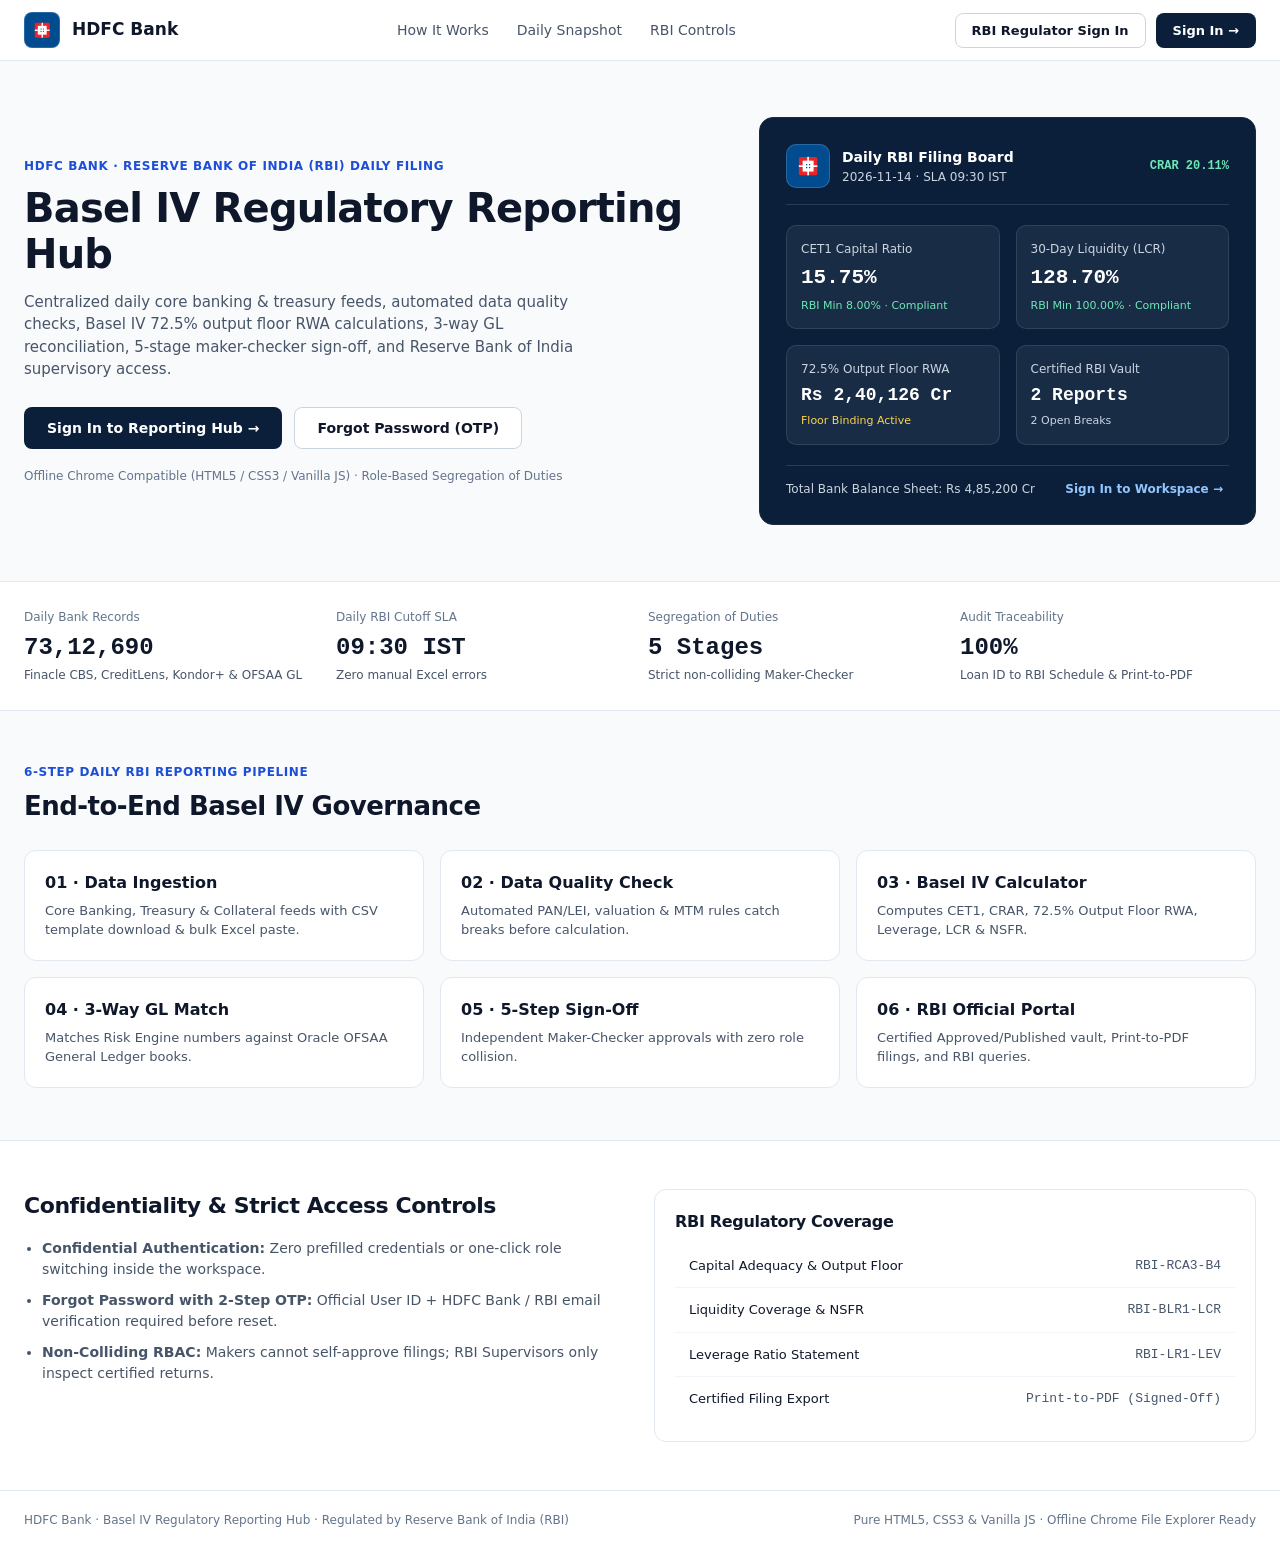
<file: public/hdfc-basel4/index.html>
<!doctype html>
<html lang="en">
<head>
  <meta charset="UTF-8" />
  <meta name="viewport" content="width=device-width, initial-scale=1.0" />
  <title>HDFC Bank · Basel IV &amp; RBI Regulatory Reporting Hub</title>
  <link rel="stylesheet" href="./styles.css" />
</head>
<body>

  <!-- ======================= LANDING VIEW ======================= -->
  <div id="screen-landing">
    <header class="topbar">
      <div class="topbar-inner">
        <a href="#top" class="brand">
          <span class="hdfc-logo"></span>
          <span>HDFC Bank</span>
        </a>
        <nav class="topnav">
          <a href="#how-it-works">How It Works</a>
          <a href="#live-snapshot">Daily Snapshot</a>
          <a href="#governance">RBI Controls</a>
        </nav>
        <div style="display:flex; gap:10px; align-items:center;">
          <button type="button" class="btn btn-outline" onclick="openAuth('login', 'rbi-supervisor')">RBI Regulator Sign In</button>
          <button type="button" class="btn btn-primary" onclick="openAuth('login')">Sign In &rarr;</button>
        </div>
      </div>
    </header>

    <section class="hero" id="top">
      <div class="container split-12">
        <div class="span-7" style="display:flex; flex-direction:column; justify-content:center;">
          <div class="eyebrow">HDFC Bank &middot; Reserve Bank of India (RBI) Daily Filing</div>
          <h1>Basel IV Regulatory Reporting Hub</h1>
          <p class="hero-sub">
            Centralized daily core banking &amp; treasury feeds, automated data quality checks, Basel IV 72.5% output floor RWA calculations, 3-way GL reconciliation, 5-stage maker-checker sign-off, and Reserve Bank of India supervisory access.
          </p>
          <div style="display:flex; gap:12px; flex-wrap:wrap; margin-top:26px;">
            <button type="button" class="btn btn-primary btn-lg" onclick="openAuth('login')">Sign In to Reporting Hub &rarr;</button>
            <button type="button" class="btn btn-outline btn-lg" onclick="openAuth('forgot')">Forgot Password (OTP)</button>
          </div>
          <div style="margin-top:18px; font-size:12px; color:var(--subtle);">
            Offline Chrome Compatible (HTML5 / CSS3 / Vanilla JS) &middot; Role-Based Segregation of Duties
          </div>
        </div>

        <div class="span-5 card-dark" id="live-snapshot" style="display:flex; flex-direction:column; justify-content:space-between;">
          <div>
            <div style="display:flex; align-items:center; justify-content:space-between; padding-bottom:16px; border-bottom:1px solid rgba(255,255,255,0.12);">
              <div style="display:flex; align-items:center; gap:12px;">
                <span class="hdfc-logo lg"></span>
                <div>
                  <div style="font-weight:700; font-size:14px;">Daily RBI Filing Board</div>
                  <div style="font-size:12px; color:#cbd5e1;" id="landDateSla">14 Nov 2026 &middot; SLA 09:30 IST</div>
                </div>
              </div>
              <span class="mono" style="color:#6ee7b7; font-size:12px; font-weight:700;" id="landCrar">CRAR 17.44%</span>
            </div>

            <div class="grid grid-2" style="margin-top:20px;">
              <div style="background:rgba(255,255,255,0.06); border:1px solid rgba(255,255,255,0.1); border-radius:10px; padding:14px;">
                <div style="font-size:12px; color:#cbd5e1;">CET1 Capital Ratio</div>
                <div class="mono" style="font-size:21px; font-weight:700; margin-top:4px;" id="landCet1">13.65%</div>
                <div style="font-size:11px; color:#6ee7b7; margin-top:4px;">RBI Min 8.00% &middot; Compliant</div>
              </div>
              <div style="background:rgba(255,255,255,0.06); border:1px solid rgba(255,255,255,0.1); border-radius:10px; padding:14px;">
                <div style="font-size:12px; color:#cbd5e1;">30-Day Liquidity (LCR)</div>
                <div class="mono" style="font-size:21px; font-weight:700; margin-top:4px;" id="landLcr">128.69%</div>
                <div style="font-size:11px; color:#6ee7b7; margin-top:4px;">RBI Min 100.00% &middot; Compliant</div>
              </div>
              <div style="background:rgba(255,255,255,0.06); border:1px solid rgba(255,255,255,0.1); border-radius:10px; padding:14px;">
                <div style="font-size:12px; color:#cbd5e1;">72.5% Output Floor RWA</div>
                <div class="mono" style="font-size:18px; font-weight:700; margin-top:4px;" id="landRwa">Rs 2,76,983 Cr</div>
                <div style="font-size:11px; color:#fcd34d; margin-top:4px;">Floor Binding Active</div>
              </div>
              <div style="background:rgba(255,255,255,0.06); border:1px solid rgba(255,255,255,0.1); border-radius:10px; padding:14px;">
                <div style="font-size:12px; color:#cbd5e1;">Certified RBI Vault</div>
                <div class="mono" style="font-size:18px; font-weight:700; margin-top:4px;" id="landVault">2 Reports</div>
                <div style="font-size:11px; color:#cbd5e1; margin-top:4px;" id="landBreaks">2 Open Breaks</div>
              </div>
            </div>
          </div>

          <div style="margin-top:20px; padding-top:14px; border-top:1px solid rgba(255,255,255,0.12); display:flex; justify-content:space-between; align-items:center; font-size:12px; color:#cbd5e1;">
            <span id="landTotalExp">Total Bank Balance Sheet: Rs 4,85,200 Cr</span>
            <button type="button" style="background:none; border:none; color:#93c5fd; font-weight:600; cursor:pointer; font-size:12px;" onclick="openAuth('login')">Sign In to Workspace &rarr;</button>
          </div>
        </div>
      </div>
    </section>

    <section class="proof-strip">
      <div class="container grid grid-4">
        <div><div class="text-xs subtle">Daily Bank Records</div><div class="mono" style="font-size:24px; font-weight:700; margin-top:4px;">73,12,690</div><div class="text-xs muted">Finacle CBS, CreditLens, Kondor+ &amp; OFSAA GL</div></div>
        <div><div class="text-xs subtle">Daily RBI Cutoff SLA</div><div class="mono" style="font-size:24px; font-weight:700; margin-top:4px;">09:30 IST</div><div class="text-xs muted">Zero manual Excel errors</div></div>
        <div><div class="text-xs subtle">Segregation of Duties</div><div class="mono" style="font-size:24px; font-weight:700; margin-top:4px;">5 Stages</div><div class="text-xs muted">Strict non-colliding Maker-Checker</div></div>
        <div><div class="text-xs subtle">Audit Traceability</div><div class="mono" style="font-size:24px; font-weight:700; margin-top:4px;">100%</div><div class="text-xs muted">Loan ID to RBI Schedule &amp; Print-to-PDF</div></div>
      </div>
    </section>

    <section class="container" id="how-it-works" style="padding:52px 24px;">
      <div class="eyebrow">6-Step Daily RBI Reporting Pipeline</div>
      <h2 style="font-size:26px; margin-top:6px;">End-to-End Basel IV Governance</h2>
      <div class="grid grid-3" style="margin-top:24px;">
        <div class="card"><strong>01 · Data Ingestion</strong><p class="text-sm muted" style="margin-top:6px;">Core Banking, Treasury &amp; Collateral feeds with CSV template download &amp; bulk Excel paste.</p></div>
        <div class="card"><strong>02 · Data Quality Check</strong><p class="text-sm muted" style="margin-top:6px;">Automated PAN/LEI, valuation &amp; MTM rules catch breaks before calculation.</p></div>
        <div class="card"><strong>03 · Basel IV Calculator</strong><p class="text-sm muted" style="margin-top:6px;">Computes CET1, CRAR, 72.5% Output Floor RWA, Leverage, LCR &amp; NSFR.</p></div>
        <div class="card"><strong>04 · 3-Way GL Match</strong><p class="text-sm muted" style="margin-top:6px;">Matches Risk Engine numbers against Oracle OFSAA General Ledger books.</p></div>
        <div class="card"><strong>05 · 5-Step Sign-Off</strong><p class="text-sm muted" style="margin-top:6px;">Independent Maker-Checker approvals with zero role collision.</p></div>
        <div class="card"><strong>06 · RBI Official Portal</strong><p class="text-sm muted" style="margin-top:6px;">Certified Approved/Published vault, Print-to-PDF filings, and RBI queries.</p></div>
      </div>
    </section>

    <section id="governance" style="background:#fff; border-top:1px solid var(--border); border-bottom:1px solid var(--border); padding:48px 0;">
      <div class="container grid grid-2" style="gap:28px;">
        <div>
          <h2 style="font-size:22px;">Confidentiality &amp; Strict Access Controls</h2>
          <ul style="margin:16px 0 0; padding-left:18px; color:var(--muted); font-size:14px; display:grid; gap:10px;">
            <li><strong>Confidential Authentication:</strong> Zero prefilled credentials or one-click role switching inside the workspace.</li>
            <li><strong>Forgot Password with 2-Step OTP:</strong> Official User ID + HDFC Bank / RBI email verification required before reset.</li>
            <li><strong>Non-Colliding RBAC:</strong> Makers cannot self-approve filings; RBI Supervisors only inspect certified returns.</li>
          </ul>
        </div>
        <div class="card">
          <h3 style="font-size:16px; margin-bottom:10px;">RBI Regulatory Coverage</h3>
          <table>
            <tbody>
              <tr><td>Capital Adequacy &amp; Output Floor</td><td class="right mono muted">RBI-RCA3-B4</td></tr>
              <tr><td>Liquidity Coverage &amp; NSFR</td><td class="right mono muted">RBI-BLR1-LCR</td></tr>
              <tr><td>Leverage Ratio Statement</td><td class="right mono muted">RBI-LR1-LEV</td></tr>
              <tr><td>Certified Filing Export</td><td class="right mono muted">Print-to-PDF (Signed-Off)</td></tr>
            </tbody>
          </table>
        </div>
      </div>
    </section>

    <footer style="background:#fff; padding:20px 0;">
      <div class="container" style="display:flex; justify-content:space-between; flex-wrap:wrap; gap:12px; font-size:12px; color:var(--subtle);">
        <span>HDFC Bank &middot; Basel IV Regulatory Reporting Hub &middot; Regulated by Reserve Bank of India (RBI)</span>
        <span>Pure HTML5, CSS3 &amp; Vanilla JS &middot; Offline Chrome File Explorer Ready</span>
      </div>
    </footer>
  </div>

  <!-- ======================= AUTHENTICATION SCREEN ======================= -->
  <div id="screen-auth" class="hidden" style="min-height:100vh; display:flex; flex-direction:column;">
    <header class="topbar">
      <div class="topbar-inner">
        <a href="#top" onclick="backToLanding(); return false;" class="brand">
          <span class="hdfc-logo"></span>
          <span>HDFC Bank</span>
        </a>
        <button type="button" class="btn btn-outline btn-sm" onclick="backToLanding()">&larr; Back to Overview</button>
      </div>
    </header>

    <main class="container" style="flex:1; display:flex; align-items:center; justify-content:center; padding:32px 24px;">
      <div class="card split-12" style="padding:0; overflow:hidden; width:100%; max-width:980px; gap:0;">
        <div class="span-7" style="padding:32px; border-right:1px solid var(--border);">
          <div class="eyebrow" style="margin-bottom:12px;">Confidential Banking Access</div>
          <div class="tabs" style="margin-bottom:22px;">
            <button type="button" class="tab-btn active" id="tabBtnLogin" onclick="switchAuthTab('login')">Sign In</button>
            <button type="button" class="tab-btn" id="tabBtnForgot" onclick="switchAuthTab('forgot')">Forgot Password</button>
            <button type="button" class="tab-btn" id="tabBtnRegister" onclick="switchAuthTab('register')">Register User</button>
            <button type="button" class="tab-btn" id="tabBtnPassword" onclick="switchAuthTab('password')">Change Password</button>
          </div>

          <!-- 1. SIGN IN -->
          <form id="formLogin" onsubmit="submitLogin(event)">
            <h1 style="font-size:22px;">Sign in to HDFC Bank Basel IV Hub</h1>
            <p class="text-xs muted" style="margin-top:6px;">Enter your confidential User ID (or Official Email) and Password. Switching roles requires signing out and logging in with stakeholder credentials.</p>
            <div id="loginMsg" class="alert-box alert-red hidden" style="margin-top:12px;"></div>

            <div style="margin-top:16px;">
              <label class="fl" for="loginUserId">User ID or Official Email</label>
              <input type="text" id="loginUserId" class="mono" placeholder="Enter assigned User ID or Email" autocomplete="username" required />
            </div>
            <div style="margin-top:14px;">
              <div style="display:flex; justify-content:space-between; align-items:center;">
                <label class="fl" for="loginPassword">Password</label>
                <button type="button" style="background:none; border:none; color:var(--blue); font-size:12px; font-weight:600; cursor:pointer; padding-bottom:4px;" onclick="switchAuthTab('forgot')">Forgot Password?</button>
              </div>
              <div style="display:flex; gap:8px;">
                <input type="password" id="loginPassword" placeholder="Enter confidential password" autocomplete="current-password" required />
                <button type="button" class="btn btn-outline btn-sm" onclick="togglePwd('loginPassword', this)">Show</button>
              </div>
            </div>
            <button type="submit" class="btn btn-primary" style="width:100%; margin-top:20px; padding:12px;">Sign In Securely &rarr;</button>
          </form>

          <!-- 2. FORGOT PASSWORD (2-STEP OTP) -->
          <div id="formForgot" class="hidden">
            <h1 style="font-size:22px;">Reset Password via Official OTP</h1>
            <p class="text-xs muted" style="margin-top:6px;">Step 1: Verify your User ID and registered @hdfcbank.com / @rbi.org.in email. Step 2: Enter the 6-digit OTP to set a new password.</p>
            <div id="forgotMsg" class="alert-box hidden" style="margin-top:12px;"></div>

            <form id="forgotStep1" onsubmit="requestResetOtp(event)" style="margin-top:14px;">
              <div>
                <label class="fl" for="fpUserId">User ID</label>
                <input type="text" id="fpUserId" class="mono" placeholder="e.g. HDFC-RPT-1042" required />
              </div>
              <div style="margin-top:12px;">
                <label class="fl" for="fpEmail">Registered Official Email</label>
                <input type="email" id="fpEmail" placeholder="name@hdfcbank.com or name@rbi.org.in" required />
              </div>
              <button type="submit" class="btn btn-blue" style="width:100%; margin-top:14px;">Verify Identity &amp; Generate 6-Digit OTP</button>
            </form>

            <form id="forgotStep2" class="hidden" onsubmit="confirmOtpReset(event)" style="margin-top:14px; padding-top:14px; border-top:1px solid var(--border);">
              <div>
                <label class="fl" for="fpOtp">6-Digit Verification OTP</label>
                <input type="text" id="fpOtp" class="mono" maxlength="6" placeholder="Enter 6-digit OTP" required />
              </div>
              <div class="grid grid-2" style="margin-top:12px;">
                <div>
                  <label class="fl" for="fpNewPwd">New Password (min 8 chars)</label>
                  <input type="password" id="fpNewPwd" required />
                </div>
                <div>
                  <label class="fl" for="fpConfirmPwd">Confirm New Password</label>
                  <input type="password" id="fpConfirmPwd" required />
                </div>
              </div>
              <button type="submit" class="btn btn-primary" style="width:100%; margin-top:14px;">Verify OTP &amp; Reset Password</button>
            </form>
          </div>

          <!-- 3. REGISTER USER -->
          <form id="formRegister" class="hidden" onsubmit="submitRegister(event)">
            <h1 style="font-size:22px;">Register New Stakeholder</h1>
            <p class="text-xs muted" style="margin-top:6px;">Provision an HDFC Bank or RBI supervisory account with strict RBAC role boundaries.</p>
            <div id="regMsg" class="alert-box hidden" style="margin-top:12px;"></div>
            <div class="grid grid-2" style="margin-top:14px;">
              <div><label class="fl">Full Name</label><input type="text" id="regName" placeholder="e.g. Karthik Rao" required /></div>
              <div><label class="fl">Employee / User ID</label><input type="text" id="regUserId" class="mono" placeholder="HDFC-DQA-2099" required /></div>
            </div>
            <div class="grid grid-2" style="margin-top:12px;">
              <div><label class="fl">Official Email</label><input type="email" id="regEmail" placeholder="name@hdfcbank.com" required /></div>
              <div><label class="fl">Assign RBAC Role</label><select id="regRole"></select></div>
            </div>
            <div class="grid grid-2" style="margin-top:12px;">
              <div><label class="fl">Password (min 8 chars)</label><input type="password" id="regPwd" required /></div>
              <div><label class="fl">Confirm Password</label><input type="password" id="regPwd2" required /></div>
            </div>
            <button type="submit" class="btn btn-primary" style="width:100%; margin-top:16px;">Create Account &amp; Assign Role</button>
          </form>

          <!-- 4. CHANGE PASSWORD -->
          <form id="formPassword" class="hidden" onsubmit="submitChangePwd(event)">
            <h1 style="font-size:22px;">Change Account Password</h1>
            <p class="text-xs muted" style="margin-top:6px;">Current password verification is mandatory for all credential updates.</p>
            <div id="pwdMsg" class="alert-box hidden" style="margin-top:12px;"></div>
            <div style="margin-top:14px;"><label class="fl">User ID</label><input type="text" id="cpUserId" class="mono" placeholder="Enter your User ID" required /></div>
            <div style="margin-top:12px;"><label class="fl">Current Password</label><input type="password" id="cpCurrent" placeholder="Enter current password" required /></div>
            <div class="grid grid-2" style="margin-top:12px;">
              <div><label class="fl">New Password (min 8 chars)</label><input type="password" id="cpNew" required /></div>
              <div><label class="fl">Confirm New Password</label><input type="password" id="cpNew2" required /></div>
            </div>
            <button type="submit" class="btn btn-primary" style="width:100%; margin-top:16px;">Verify &amp; Save Password</button>
          </form>
        </div>

        <div class="span-5" style="padding:32px; background:#f8fafc; display:flex; flex-direction:column; justify-content:space-between; gap:18px;">
          <div>
            <span class="badge badge-info">Security &amp; Confidentiality Policy</span>
            <h2 style="font-size:17px; margin-top:12px;">Zero Credential Exposure</h2>
            <p class="text-sm muted" style="margin-top:8px;">
              All stakeholder credentials are confidential and are never pre-filled or displayed on screen. Each stakeholder must authenticate individually using their assigned HDFC Bank or RBI credentials.
            </p>
            <div class="card" style="margin-top:16px; padding:14px;">
              <div style="font-weight:700; font-size:12px; margin-bottom:6px;">Strict Segregation of Duties</div>
              <ul style="margin:0; padding-left:16px; font-size:12px; color:var(--muted); display:grid; gap:6px;">
                <li>Makers cannot approve their own regulatory returns.</li>
                <li>IT Admins govern RBAC &amp; users without self-approving filings.</li>
                <li>RBI Supervisors access only certified Approved / Published reports.</li>
                <li>No role-switching dropdowns inside the workspace.</li>
              </ul>
            </div>
          </div>
          <div style="font-size:11px; color:var(--subtle);">
            HDFC Bank Enterprise Identity &amp; RBI Supervisory Gateway
          </div>
        </div>
      </div>
    </main>
  </div>

  <script src="./js/store.js"></script>
  <script src="./js/auth.js"></script>
</body>
</html>
</file>
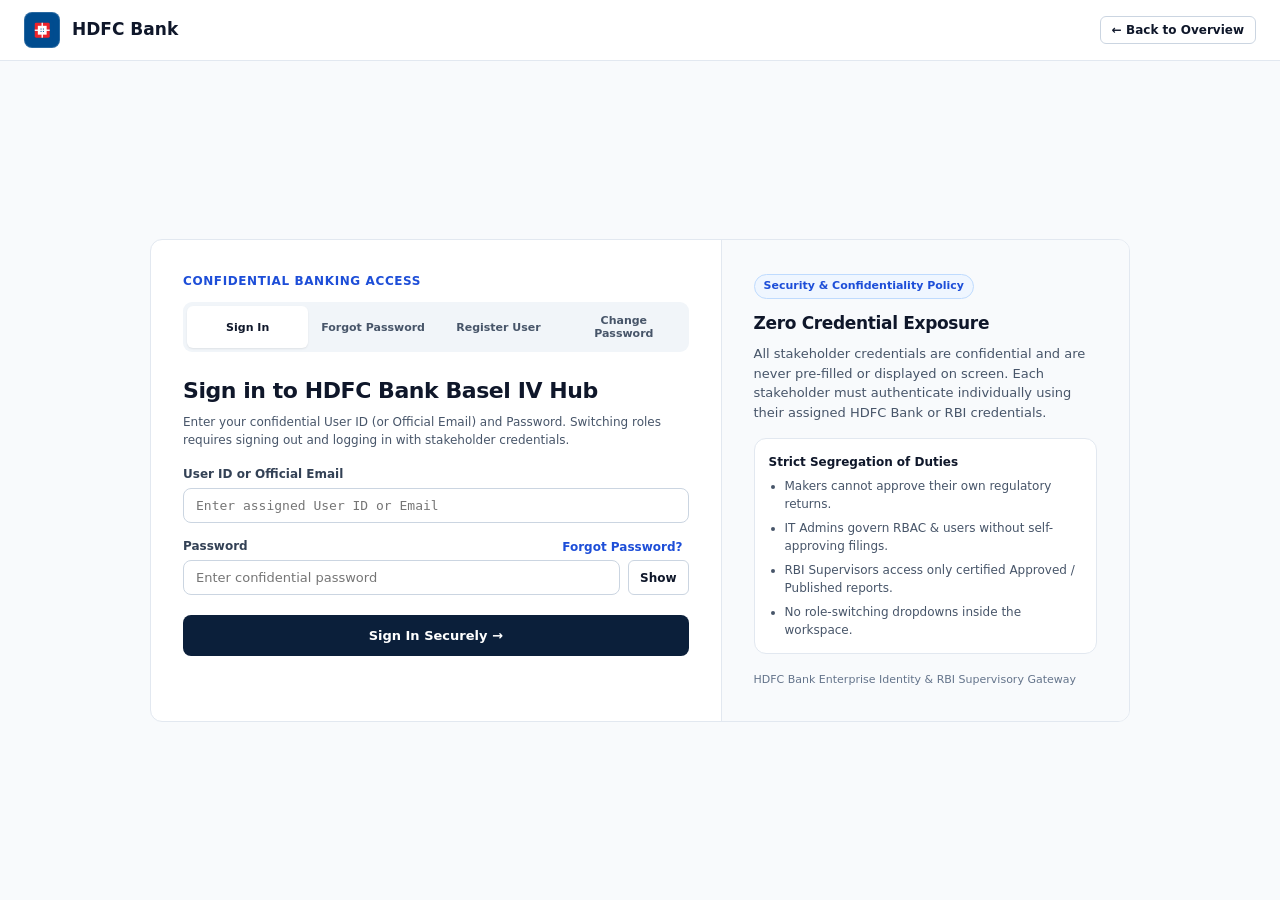
<file: public/hdfc-basel4/data-ingestion.html>
<!DOCTYPE html>
<html lang="en">
<head>
  <meta charset="UTF-8" />
  <meta name="viewport" content="width=device-width, initial-scale=1.0" />
  <meta name="theme-color" content="#0b1f3a" />
  <title>HDFC Bank · Basel IV Data Ingestion</title>
  <link rel="stylesheet" href="./data-ingestion.css" />
</head>
<body>

<div class="app" id="ingestionApp">

  <!-- SIDEBAR: SIX ASSIGNED FEATURES -->
  <aside class="sidebar" id="diSidebar">
    <div class="brand">
      <div class="brand-icon">H</div>
      <div>
        <h2>HDFC BANK</h2>
        <small>BASEL IV DATA INGESTION</small>
      </div>
    </div>

    <div class="sidebar-label">DATA INGESTION</div>

    <nav class="module-nav">
      <a href="#source-registration" class="nav-item active">
        <span>&#9635;</span> Source System Registration
      </a>
      <a href="#feed-management" class="nav-item">
        <span>&#8644;</span> Data Feed Management
      </a>
      <a href="#scheduled-ingestion" class="nav-item">
        <span>&#9719;</span> Scheduled Ingestion
      </a>
      <a href="#file-upload" class="nav-item">
        <span>&#8679;</span> File Upload / Bulk Excel / API
      </a>
      <a href="#feed-monitoring" class="nav-item">
        <span>&#8984;</span> Feed Monitoring
      </a>
      <a href="#feed-dashboard" class="nav-item">
        <span>&#9638;</span> Feed Status Dashboard
      </a>
    </nav>

    <a href="./workspace.html" class="back-link">&larr; Back to Reporting Hub</a>

    <div class="sidebar-footer">
      <div class="avatar" id="diAvatar">DO</div>
      <div>
        <strong id="diSideName">Data Operations Analyst</strong>
        <small id="diSidePerms">HDFC Bank · R, W, X</small>
      </div>
    </div>
  </aside>

  <!-- MAIN CONTENT -->
  <main class="main">

    <header class="topbar">
      <div>
        <span class="breadcrumb">HDFC Bank / Basel IV Hub / Data Ingestion</span>
        <h1>Data Ingestion Management</h1>
      </div>
      <div class="top-right">
        <span class="period" id="diPeriod">Reporting Date: 14 Nov 2026</span>
        <span class="user-chip" id="diUserBadge">Role: Data Operations Analyst</span>
        <span class="perm-chip" id="diPermBadge">Access: R, W, X</span>
      </div>
    </header>

    <section class="welcome">
      <div>
        <h2>Data Ingestion Workspace</h2>
        <p>Register HDFC Bank source systems, configure data feeds, schedule ingestion, bulk copy-paste from Excel, download CSV templates, and monitor incoming regulatory data.</p>
      </div>
      <span class="status-pill">&#9679; System Operational</span>
    </section>

    <div class="perm-banner hidden" id="diPermBanner"></div>

    <!-- KPI CARDS -->
    <section class="kpi-grid">
      <div class="kpi-card">
        <span>Registered Sources</span>
        <h2 id="sourceCount">5</h2>
        <small>Connected source systems</small>
      </div>
      <div class="kpi-card">
        <span>Active Data Feeds</span>
        <h2 id="feedCount">5</h2>
        <small>Configured ingestion feeds</small>
      </div>
      <div class="kpi-card">
        <span>Records Received</span>
        <h2 id="recordCount">73,12,690</h2>
        <small>Total ingested records</small>
      </div>
      <div class="kpi-card">
        <span>Feed Health</span>
        <h2 id="healthValue">80%</h2>
        <small>Successful feed executions</small>
      </div>
    </section>

    <!-- 01 SOURCE SYSTEM REGISTRATION -->
    <section class="content-card" id="source-registration">
      <div class="section-heading">
        <div>
          <span class="section-number">01</span>
          <h2>Source System Registration</h2>
          <p>Register and maintain HDFC Bank systems that provide Basel IV regulatory reporting data.</p>
        </div>
        <button type="button" class="primary-btn" id="btnOpenSourceModal" onclick="openSourceModal()">+ Register Source</button>
      </div>

      <div class="table-wrap">
        <table>
          <thead>
            <tr>
              <th>Source ID</th>
              <th>Source System</th>
              <th>Category</th>
              <th>Connection</th>
              <th>Status</th>
              <th>Action</th>
            </tr>
          </thead>
          <tbody id="sourceTable"></tbody>
        </table>
      </div>
    </section>

    <!-- 02 DATA FEED MANAGEMENT -->
    <section class="content-card" id="feed-management">
      <div class="section-heading">
        <div>
          <span class="section-number">02</span>
          <h2>Data Feed Management</h2>
          <p>Configure data feeds, source mapping, formats and ingestion frequency.</p>
        </div>
        <button type="button" class="primary-btn" id="btnOpenFeedModal" onclick="openFeedModal()">+ Create Feed</button>
      </div>

      <div class="table-wrap">
        <table>
          <thead>
            <tr>
              <th>Feed ID</th>
              <th>Feed Name</th>
              <th>Source</th>
              <th>Format</th>
              <th>Frequency</th>
              <th>Status</th>
            </tr>
          </thead>
          <tbody id="feedTable"></tbody>
        </table>
      </div>
    </section>

    <!-- 03 SCHEDULED INGESTION -->
    <section class="content-card" id="scheduled-ingestion">
      <div class="section-heading">
        <div>
          <span class="section-number">03</span>
          <h2>Scheduled Ingestion</h2>
          <p>Manage planned execution schedules for automated daily and weekly data collection.</p>
        </div>
      </div>

      <div class="schedule-grid">
        <div class="schedule-box">
          <span>Daily Ingestion</span>
          <h3>02:00 AM</h3>
          <small>Every business day (IST)</small>
        </div>
        <div class="schedule-box">
          <span>Weekly Ingestion</span>
          <h3>Sunday</h3>
          <small>03:00 AM (IST)</small>
        </div>
        <div class="schedule-box">
          <span>Monthly Ingestion</span>
          <h3>1st Day</h3>
          <small>04:00 AM (IST)</small>
        </div>
      </div>

      <div class="action-row">
        <label for="scheduleFeed">Select Feed</label>
        <select id="scheduleFeed"></select>
        <label for="scheduleFrequency">Frequency</label>
        <select id="scheduleFrequency">
          <option>Daily</option>
          <option>Weekly</option>
          <option>Monthly</option>
        </select>
        <button type="button" class="primary-btn" id="btnSaveSchedule" onclick="saveSchedule()">Save Schedule</button>
      </div>
      <p class="message" id="scheduleMessage"></p>
    </section>

    <!-- 04 FILE UPLOAD / BULK EXCEL / API -->
    <section class="content-card" id="file-upload">
      <div class="section-heading">
        <div>
          <span class="section-number">04</span>
          <h2>File Upload / Bulk Excel Paste / API Integration</h2>
          <p>Download the bulk ingestion CSV template, upload CSV batches, paste rows directly from Excel, or verify gateway health.</p>
        </div>
        <button type="button" class="secondary-btn" onclick="downloadTemplate()">&#8681; Download Template</button>
      </div>

      <div class="upload-area">
        <div class="upload-icon">&#8679;</div>
        <h3>Upload Reporting Data (CSV)</h3>
        <p>Choose a CSV file formatted using the bulk ingestion template headers.</p>
        <div class="upload-actions">
          <input type="file" id="dataFile" accept=".csv" />
          <button type="button" class="primary-btn" id="btnUploadFile" onclick="uploadFile()">Upload File</button>
          <button type="button" class="secondary-btn" onclick="downloadTemplate()">Download Template</button>
        </div>
        <p class="message" id="uploadMessage"></p>
      </div>

      <div class="excel-panel">
        <div class="excel-head">
          <div>
            <strong>Bulk Excel Copy-Paste Tool (Tab or CSV Separated)</strong>
            <p>Headers: Account_ID, Borrower_Name, Asset_Class, Exposure_INR_Cr, Risk_Weight_Pct</p>
          </div>
          <div class="excel-btns">
            <button type="button" class="secondary-btn" id="btnLoadSample" onclick="loadSampleExcel()">Load Sample Rows</button>
            <button type="button" class="secondary-btn" onclick="clearExcelPaste()">Clear</button>
          </div>
        </div>
        <textarea id="excelPasteInput" rows="4" placeholder="Paste rows from Excel here (Account_ID&#9;Borrower_Name&#9;Asset_Class&#9;Exposure_INR_Cr&#9;Risk_Weight_Pct)..." oninput="renderExcelPreview()"></textarea>
        <div class="table-wrap" style="margin-top:12px;">
          <table>
            <thead>
              <tr>
                <th>Account ID</th>
                <th>Borrower Name</th>
                <th>Asset Class</th>
                <th>Exposure (Cr)</th>
                <th>Risk Weight (%)</th>
                <th>Validation</th>
              </tr>
            </thead>
            <tbody id="excelPreviewBody"></tbody>
          </table>
        </div>
        <div class="excel-foot">
          <span id="excelSummaryText">0 valid rows ready for ingestion</span>
          <div style="display:flex; gap:10px; align-items:center; flex-wrap:wrap;">
            <select id="bulkTargetFeed" aria-label="Target Feed"></select>
            <button type="button" class="primary-btn" id="btnExecuteBulkExcel" onclick="executeBulkExcelIngest()">Execute Bulk Ingestion</button>
          </div>
        </div>
      </div>

      <div class="api-panel">
        <div>
          <strong>HDFC Bank Core Ingestion Gateway</strong>
          <p>API connectivity configuration and live health verification status.</p>
        </div>
        <span class="status-pill" id="apiStatusPill">HDFC Ingestion Gateway</span>
        <button type="button" class="secondary-btn" onclick="testAPI()">Test API Connection</button>
      </div>
    </section>

    <!-- 05 FEED MONITORING -->
    <section class="content-card" id="feed-monitoring">
      <div class="section-heading">
        <div>
          <span class="section-number">05</span>
          <h2>Feed Monitoring</h2>
          <p>Track ingestion execution, record counts, delays and failures.</p>
        </div>
        <button type="button" class="secondary-btn" onclick="refreshFeeds()">&#8635; Refresh</button>
      </div>

      <div class="table-wrap">
        <table>
          <thead>
            <tr>
              <th>Feed ID</th>
              <th>Source</th>
              <th>Last Execution</th>
              <th>Records</th>
              <th>Status</th>
              <th>Action</th>
            </tr>
          </thead>
          <tbody id="monitorTable"></tbody>
        </table>
      </div>
    </section>

    <!-- 06 FEED STATUS DASHBOARD -->
    <section class="content-card" id="feed-dashboard">
      <div class="section-heading">
        <div>
          <span class="section-number">06</span>
          <h2>Feed Status Dashboard</h2>
          <p>Consolidated view of ingestion activity and feed execution health.</p>
        </div>
      </div>

      <div class="dashboard-grid">
        <div class="dashboard-panel">
          <h3>Feed Status Distribution</h3>
          <div id="statusDistribution"></div>
        </div>
        <div class="dashboard-panel">
          <h3>Recent Ingestion Activity</h3>
          <div id="recentActivity"></div>
        </div>
      </div>
    </section>

    <footer>
      HDFC Bank | Basel IV Regulatory Reporting
      <span>Data Ingestion Module &middot; Offline Chrome Edition</span>
    </footer>

  </main>
</div>

<!-- SOURCE MODAL -->
<div class="modal" id="sourceModal">
  <div class="modal-box">
    <button type="button" class="close-btn" onclick="closeModal('sourceModal')">&times;</button>
    <h2>Register Source System</h2>
    <label>Source System Name</label>
    <input id="newSourceName" placeholder="e.g. Finacle Trade Finance" />
    <label>Category</label>
    <select id="newSourceCategory">
      <option>Core Banking</option>
      <option>Loans</option>
      <option>Treasury</option>
      <option>Finance</option>
      <option>Risk Management</option>
    </select>
    <label>Connection Type</label>
    <select id="newSourceConnection">
      <option>Database</option>
      <option>API</option>
      <option>SFTP</option>
      <option>File Upload</option>
    </select>
    <button type="button" class="primary-btn full-btn" onclick="registerSource()">Register Source</button>
  </div>
</div>

<!-- FEED MODAL -->
<div class="modal" id="feedModal">
  <div class="modal-box">
    <button type="button" class="close-btn" onclick="closeModal('feedModal')">&times;</button>
    <h2>Create Data Feed</h2>
    <label>Feed Name</label>
    <input id="newFeedName" placeholder="e.g. Basel IV Loan Exposure Feed" />
    <label>Source System</label>
    <select id="newFeedSource"></select>
    <label>Data Format</label>
    <select id="newFeedFormat">
      <option>CSV</option>
      <option>JSON</option>
      <option>XML</option>
    </select>
    <label>Frequency</label>
    <select id="newFeedFrequency">
      <option>Daily</option>
      <option>Weekly</option>
      <option>Monthly</option>
    </select>
    <button type="button" class="primary-btn full-btn" onclick="createFeed()">Create Feed</button>
  </div>
</div>

<div class="di-toast" id="diToast"></div>

<script src="./data-ingestion.js"></script>
</body>
</html>
</file>
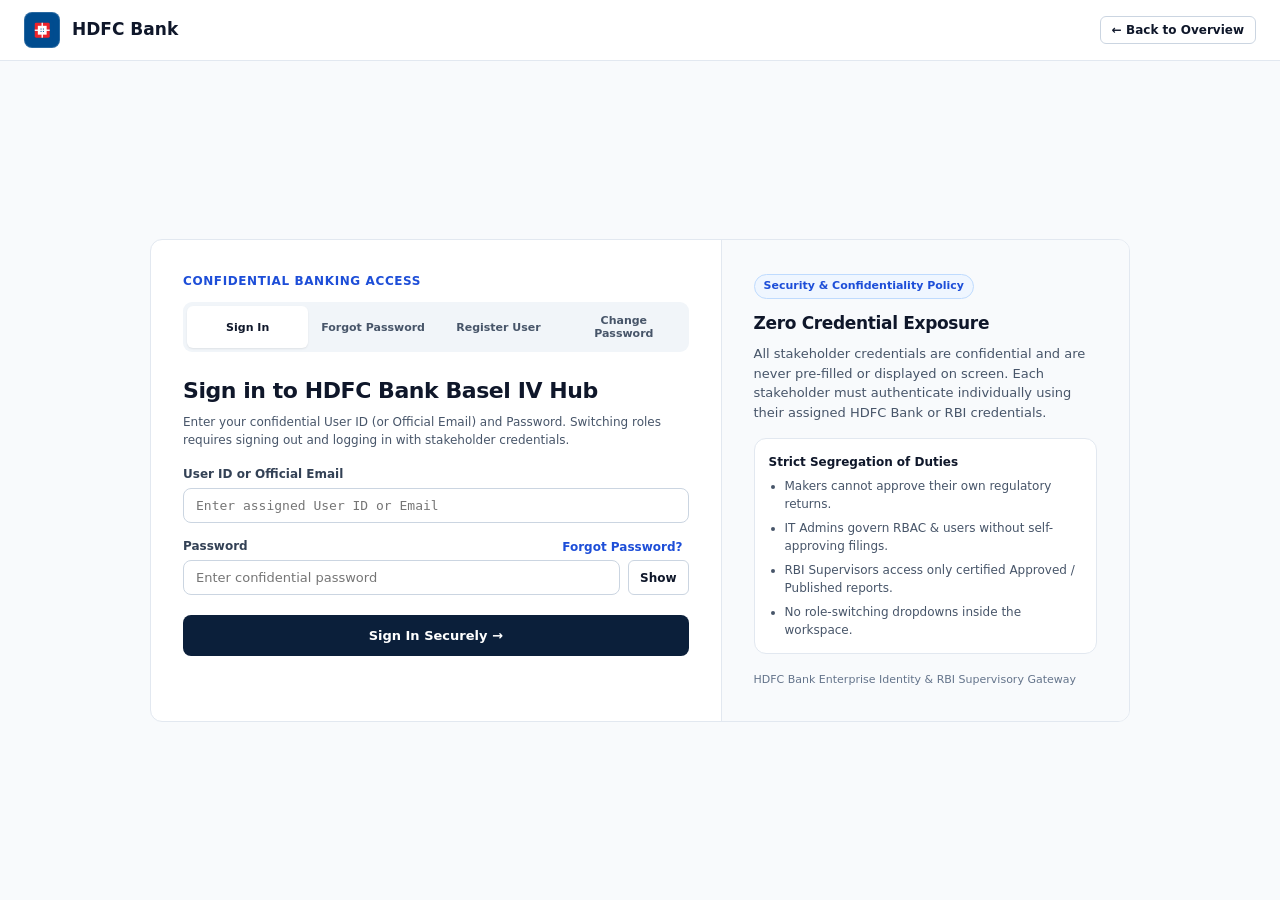
<file: public/hdfc-basel4/workspace.html>
<!doctype html>
<html lang="en">
<head>
  <meta charset="UTF-8" />
  <meta name="viewport" content="width=device-width, initial-scale=1.0" />
  <title>HDFC Bank · Basel IV &amp; RBI Regulatory Workspace</title>
  <link rel="stylesheet" href="./styles.css" />
</head>
<body>

  <div class="ws-shell">
    <!-- SIDEBAR -->
    <aside class="ws-sidebar">
      <div class="ws-brand">
        <span class="hdfc-logo"></span>
        <div>
          <strong>HDFC Bank</strong>
          <small>Basel IV &amp; RBI Hub</small>
        </div>
      </div>
      <nav class="ws-nav" id="wsNav"></nav>
      <div class="ws-side-footer">
        <div style="font-weight:700; color:#fff;" id="sideUserName"></div>
        <div style="font-size:11px; color:#93c5fd;" id="sideUserRole"></div>
      </div>
    </aside>

    <!-- MAIN AREA -->
    <div class="ws-main">
      <header class="ws-topbar">
        <div>
          <div class="text-xs subtle" id="topBreadcrumb">HDFC Bank / Basel IV Workspace</div>
          <h2 id="topViewTitle" style="font-size:18px; margin-top:2px;">Overview</h2>
        </div>
        <div class="ws-topbar-right">
          <span class="role-badge-readonly" id="readonlyRoleBadge"></span>
          <button type="button" class="btn btn-outline btn-sm" onclick="HDFCWorkspace.openPasswordModal()">Change Password</button>
          <button type="button" class="btn btn-danger-outline btn-sm" onclick="HDFCWorkspace.signOut()">Sign Out</button>
        </div>
      </header>

      <main class="ws-content" id="wsContent"></main>
    </div>
  </div>

  <!-- PASSWORD CHANGE MODAL (Verifies Current Password) -->
  <div class="modal-backdrop" id="pwdModal">
    <div class="modal-card">
      <div style="display:flex; justify-content:space-between; align-items:center; margin-bottom:12px;">
        <h3 style="font-size:17px;">Change Account Password</h3>
        <button type="button" class="btn btn-outline btn-sm" onclick="HDFCWorkspace.closePasswordModal()">Close</button>
      </div>
      <div id="wsPwdMsg" class="alert-box hidden" style="margin-bottom:12px;"></div>
      <form onsubmit="HDFCWorkspace.savePasswordChange(event)" style="display:grid; gap:12px;">
        <div>
          <label class="fl">Current Password</label>
          <input type="password" id="wsCurrPwd" required />
        </div>
        <div>
          <label class="fl">New Password (min 8 chars)</label>
          <input type="password" id="wsNewPwd" required />
        </div>
        <div>
          <label class="fl">Confirm New Password</label>
          <input type="password" id="wsNewPwd2" required />
        </div>
        <div style="display:flex; justify-content:flex-end; gap:8px; margin-top:4px;">
          <button type="button" class="btn btn-outline" onclick="HDFCWorkspace.closePasswordModal()">Cancel</button>
          <button type="submit" class="btn btn-primary">Verify &amp; Save</button>
        </div>
      </form>
    </div>
  </div>

  <!-- GENERIC MODAL (For Raising Queries / Creating Reports / Adding Users) -->
  <div class="modal-backdrop" id="actionModal">
    <div class="modal-card">
      <div style="display:flex; justify-content:space-between; align-items:center; margin-bottom:12px;">
        <h3 style="font-size:17px;" id="actionModalTitle">Action</h3>
        <button type="button" class="btn btn-outline btn-sm" onclick="HDFCWorkspace.closeActionModal()">Close</button>
      </div>
      <div id="actionModalBody"></div>
    </div>
  </div>

  <!-- DEDICATED PRINT-TO-PDF REGULATORY FILING PACK (Shown ONLY when window.print() triggers for Signed-Off Reports) -->
  <section id="printReportSheet"></section>

  <div class="toast-box" id="wsToast"></div>

  <script src="./js/store.js"></script>
  <script src="./js/workspace.js"></script>
</body>
</html>
</file>
<file: public/hdfc-basel4/styles.css>
/* HDFC BANK · BASEL IV & RBI REGULATORY REPORTING HUB — PURE CSS3 (OFFLINE CHROME FILE:// READY) */
:root {
  --navy: #0b1f3a;
  --navy-2: #132e54;
  --blue: #1d4ed8;
  --blue-hover: #1e40af;
  --blue-soft: #eff6ff;
  --hdfc-red: #ed232a;
  --bg: #f8fafc;
  --card: #ffffff;
  --border: #e2e8f0;
  --text: #0f172a;
  --muted: #475569;
  --subtle: #64748b;
  --green: #15803d;
  --green-bg: #f0fdf4;
  --green-bd: #bbf7d0;
  --amber: #b45309;
  --amber-bg: #fffbeb;
  --amber-bd: #fde68a;
  --red: #b91c1c;
  --red-bg: #fef2f2;
  --red-bd: #fecaca;
}

* { box-sizing: border-box; }
html { scroll-behavior: smooth; }
body {
  margin: 0;
  font-family: "Segoe UI", system-ui, -apple-system, BlinkMacSystemFont, "Helvetica Neue", Arial, sans-serif;
  background: var(--bg);
  color: var(--text);
  line-height: 1.5;
  -webkit-font-smoothing: antialiased;
}
h1, h2, h3, h4 { margin: 0; font-weight: 700; letter-spacing: -0.02em; }
p { margin: 0; }
a { color: inherit; text-decoration: none; }
button, input, select, textarea { font-family: inherit; }
.mono { font-family: ui-monospace, SFMono-Regular, Menlo, Monaco, Consolas, monospace; font-variant-numeric: tabular-nums; }
.hidden { display: none !important; }

/* TOPBAR */
.topbar {
  position: sticky;
  top: 0;
  z-index: 30;
  background: rgba(255, 255, 255, 0.96);
  backdrop-filter: blur(8px);
  border-bottom: 1px solid var(--border);
  padding: 12px 24px;
}
.topbar-inner {
  max-width: 1280px;
  margin: 0 auto;
  display: flex;
  align-items: center;
  justify-content: space-between;
  gap: 20px;
}
.brand {
  display: flex;
  align-items: center;
  gap: 12px;
  font-size: 17px;
  font-weight: 800;
  color: var(--text);
  white-space: nowrap;
}
.topnav {
  display: flex;
  align-items: center;
  gap: 28px;
  font-size: 14px;
  font-weight: 500;
  color: var(--muted);
}
.topnav a:hover { color: var(--text); }

/* HDFC MONOGRAM LOGO */
.hdfc-logo {
  width: 36px;
  height: 36px;
  border-radius: 8px;
  background: #004c8f;
  display: inline-grid;
  place-items: center;
  flex-shrink: 0;
  border: 1px solid rgba(255, 255, 255, 0.16);
}
.hdfc-logo.lg { width: 44px; height: 44px; border-radius: 10px; }
.hdfc-logo svg { width: 72%; height: 72%; display: block; }

/* BUTTONS */
.btn {
  display: inline-flex;
  align-items: center;
  justify-content: center;
  gap: 8px;
  padding: 9px 16px;
  border-radius: 8px;
  font-size: 13px;
  font-weight: 600;
  border: 1px solid transparent;
  cursor: pointer;
  transition: background 0.15s, border-color 0.15s, color 0.15s, opacity 0.15s;
  white-space: nowrap;
}
.btn:disabled { opacity: 0.45; cursor: not-allowed; }
.btn-primary { background: var(--navy); color: #fff; }
.btn-primary:hover:not(:disabled) { background: var(--navy-2); }
.btn-blue { background: var(--blue); color: #fff; }
.btn-blue:hover:not(:disabled) { background: var(--blue-hover); }
.btn-green { background: var(--green); color: #fff; }
.btn-green:hover:not(:disabled) { background: #166534; }
.btn-outline { background: #fff; border-color: #cbd5e1; color: var(--text); }
.btn-outline:hover:not(:disabled) { background: #f8fafc; border-color: #94a3b8; }
.btn-danger-outline { background: #fff; border-color: #fecaca; color: var(--red); }
.btn-danger-outline:hover:not(:disabled) { background: #fef2f2; }
.btn-sm { padding: 6px 11px; font-size: 12px; border-radius: 6px; }
.btn-lg { padding: 12px 22px; font-size: 14px; }

/* LAYOUT & CARDS */
.container { max-width: 1280px; margin: 0 auto; padding: 0 24px; }
.hero { padding: 56px 0; }
.split-12 { display: grid; grid-template-columns: repeat(12, minmax(0, 1fr)); gap: 28px; align-items: stretch; }
.span-7 { grid-column: span 7; }
.span-6 { grid-column: span 6; }
.span-5 { grid-column: span 5; }
.grid { display: grid; gap: 16px; }
.grid-2 { grid-template-columns: repeat(2, minmax(0, 1fr)); }
.grid-3 { grid-template-columns: repeat(3, minmax(0, 1fr)); }
.grid-4 { grid-template-columns: repeat(4, minmax(0, 1fr)); }
.grid-5 { grid-template-columns: repeat(5, minmax(0, 1fr)); }

.card {
  background: var(--card);
  border: 1px solid var(--border);
  border-radius: 12px;
  padding: 20px;
}
.card-dark {
  background: var(--navy);
  color: #fff;
  border: 1px solid #1e293b;
  border-radius: 14px;
  padding: 26px;
}

.eyebrow { font-size: 12px; font-weight: 600; color: var(--blue); text-transform: uppercase; letter-spacing: 0.05em; }
.hero h1 { font-size: 40px; line-height: 1.15; margin-top: 10px; }
.hero-sub { font-size: 15px; color: var(--muted); margin-top: 14px; max-width: 560px; }
.proof-strip { background: #fff; border-top: 1px solid var(--border); border-bottom: 1px solid var(--border); padding: 26px 0; }
.text-xs { font-size: 12px; }
.text-sm { font-size: 13px; }
.muted { color: var(--muted); }
.subtle { color: var(--subtle); }
.blue { color: var(--blue); font-weight: 600; }

/* FORMS */
label.fl { display: block; font-size: 12px; font-weight: 600; color: #334155; margin-bottom: 5px; }
input[type="text"], input[type="password"], input[type="email"], input[type="number"], select, textarea {
  width: 100%;
  padding: 9px 12px;
  border: 1px solid #cbd5e1;
  border-radius: 8px;
  font-size: 13px;
  color: var(--text);
  background: #fff;
  outline: none;
}
input:focus, select:focus, textarea:focus {
  border-color: var(--blue);
  box-shadow: 0 0 0 3px rgba(29, 78, 216, 0.12);
}
input:disabled, select:disabled { background: #f1f5f9; color: var(--subtle); cursor: not-allowed; }

/* TABS & ALERTS */
.tabs { display: grid; grid-template-columns: repeat(4, 1fr); background: #f1f5f9; padding: 4px; border-radius: 9px; gap: 4px; }
.tab-btn {
  padding: 8px 6px;
  border: none;
  border-radius: 6px;
  font-size: 11px;
  font-weight: 600;
  color: var(--muted);
  background: transparent;
  cursor: pointer;
}
.tab-btn.active { background: #fff; color: var(--text); box-shadow: 0 1px 2px rgba(0, 0, 0, 0.08); }

.alert-box {
  padding: 12px 14px;
  border-radius: 10px;
  font-size: 13px;
  border: 1px solid;
  display: flex;
  align-items: flex-start;
  justify-content: space-between;
  gap: 12px;
}
.alert-ok { background: var(--green-bg); border-color: var(--green-bd); color: #166534; }
.alert-warn { background: var(--amber-bg); border-color: var(--amber-bd); color: #92400e; }
.alert-red { background: var(--red-bg); border-color: var(--red-bd); color: #991b1b; }
.alert-blue { background: var(--blue-soft); border-color: #bfdbfe; color: #1e3a8a; }

/* BADGES */
.badge {
  display: inline-flex;
  align-items: center;
  padding: 3px 9px;
  border-radius: 999px;
  font-size: 11px;
  font-weight: 600;
  border: 1px solid;
  white-space: nowrap;
}
.badge-ok { background: var(--green-bg); border-color: var(--green-bd); color: var(--green); }
.badge-warn { background: var(--amber-bg); border-color: var(--amber-bd); color: var(--amber); }
.badge-bad { background: var(--red-bg); border-color: var(--red-bd); color: var(--red); }
.badge-info { background: var(--blue-soft); border-color: #bfdbfe; color: var(--blue); }
.badge-neutral { background: #f1f5f9; border-color: #cbd5e1; color: #334155; }

/* TABLES */
.table-wrap { overflow-x: auto; border: 1px solid var(--border); border-radius: 10px; background: #fff; }
table { width: 100%; border-collapse: collapse; font-size: 13px; }
th {
  background: #f8fafc;
  color: var(--muted);
  font-size: 11px;
  font-weight: 700;
  text-transform: uppercase;
  letter-spacing: 0.04em;
  text-align: left;
  padding: 11px 14px;
  border-bottom: 1px solid var(--border);
  white-space: nowrap;
}
td { padding: 12px 14px; border-bottom: 1px solid #f1f5f9; vertical-align: middle; }
tbody tr:last-child td { border-bottom: none; }
tbody tr:hover { background: #f8fafc; }
.right { text-align: right; }

/* WORKSPACE SHELL */
.ws-shell { display: flex; min-height: 100vh; }
.ws-sidebar {
  width: 268px;
  background: var(--navy);
  color: #e2e8f0;
  display: flex;
  flex-direction: column;
  flex-shrink: 0;
  position: sticky;
  top: 0;
  height: 100vh;
}
.ws-brand {
  padding: 18px 18px 16px;
  border-bottom: 1px solid rgba(255, 255, 255, 0.1);
  display: flex;
  align-items: center;
  gap: 11px;
}
.ws-brand strong { font-size: 15px; color: #fff; display: block; }
.ws-brand small { font-size: 11px; color: #93c5fd; display: block; }
.ws-nav { padding: 14px 12px; flex: 1; overflow-y: auto; display: flex; flex-direction: column; gap: 4px; }
.ws-nav-group { font-size: 10px; font-weight: 700; text-transform: uppercase; letter-spacing: 0.08em; color: #94a3b8; padding: 10px 10px 4px; }
.ws-nav-btn {
  width: 100%;
  text-align: left;
  background: transparent;
  border: none;
  color: #cbd5e1;
  padding: 10px 12px;
  border-radius: 8px;
  font-size: 13px;
  font-weight: 500;
  cursor: pointer;
  display: flex;
  align-items: center;
  justify-content: space-between;
  gap: 8px;
}
.ws-nav-btn:hover { background: rgba(255, 255, 255, 0.08); color: #fff; }
.ws-nav-btn.active { background: var(--blue); color: #fff; font-weight: 600; }
.ws-nav-pill {
  font-size: 10px;
  font-weight: 700;
  padding: 1px 7px;
  border-radius: 999px;
  background: rgba(255, 255, 255, 0.18);
  color: #fff;
}
.ws-side-footer {
  padding: 14px 16px;
  border-top: 1px solid rgba(255, 255, 255, 0.1);
  font-size: 12px;
  color: #cbd5e1;
}

.ws-main { flex: 1; min-width: 0; display: flex; flex-direction: column; }
.ws-topbar {
  background: #fff;
  border-bottom: 1px solid var(--border);
  padding: 12px 24px;
  display: flex;
  align-items: center;
  justify-content: space-between;
  gap: 16px;
  position: sticky;
  top: 0;
  z-index: 20;
}
.ws-topbar-right { display: flex; align-items: center; gap: 10px; flex-wrap: wrap; }
.role-badge-readonly {
  display: inline-flex;
  align-items: center;
  gap: 8px;
  padding: 6px 12px;
  border-radius: 8px;
  background: var(--blue-soft);
  border: 1px solid #bfdbfe;
  color: #1e3a8a;
  font-size: 12px;
  font-weight: 600;
}
.ws-content { padding: 24px; max-width: 1380px; width: 100%; margin: 0 auto; display: flex; flex-direction: column; gap: 20px; }

/* POPUP / MODAL / TOAST */
.modal-backdrop {
  position: fixed;
  inset: 0;
  background: rgba(15, 23, 42, 0.56);
  display: none;
  align-items: center;
  justify-content: center;
  padding: 20px;
  z-index: 50;
}
.modal-backdrop.show { display: flex; }
.modal-card {
  background: #fff;
  border-radius: 14px;
  border: 1px solid var(--border);
  width: 100%;
  max-width: 520px;
  padding: 24px;
  box-shadow: 0 24px 48px rgba(15, 23, 42, 0.24);
  max-height: 90vh;
  overflow-y: auto;
}
.toast-box {
  position: fixed;
  right: 20px;
  bottom: 20px;
  z-index: 60;
  padding: 12px 16px;
  border-radius: 10px;
  background: var(--navy);
  color: #fff;
  font-size: 13px;
  font-weight: 500;
  box-shadow: 0 12px 24px rgba(15, 23, 42, 0.22);
  display: none;
  max-width: 420px;
}
.toast-box.show { display: block; }
.toast-box.ok { background: #166534; }
.toast-box.warn { background: #92400e; }
.toast-box.err { background: #991b1b; }

/* EMBEDDED DATA INGESTION IFRAME */
.ingestion-frame {
  width: 100%;
  min-height: 1580px;
  border: 1px solid var(--border);
  border-radius: 12px;
  background: #fff;
}

/* PRINT TO PDF DEDICATED REGULATORY REPORT SHEET */
#printReportSheet { display: none; }
@media print {
  body { background: #fff !important; }
  .ws-shell, .modal-backdrop, .toast-box { display: none !important; }
  #printReportSheet {
    display: block !important;
    padding: 24px 32px;
    color: #0f172a;
    font-size: 13px;
  }
  #printReportSheet .prs-header {
    display: flex;
    justify-content: space-between;
    align-items: flex-start;
    border-bottom: 3px solid #0b1f3a;
    padding-bottom: 14px;
    margin-bottom: 18px;
  }
  #printReportSheet .prs-meta {
    display: grid;
    grid-template-columns: repeat(2, 1fr);
    gap: 10px;
    margin-bottom: 18px;
    padding: 12px;
    background: #f8fafc;
    border: 1px solid #cbd5e1;
    border-radius: 8px;
  }
  #printReportSheet table { width: 100%; border-collapse: collapse; margin-top: 12px; }
  #printReportSheet th, #printReportSheet td { border: 1px solid #cbd5e1; padding: 8px 10px; font-size: 12px; }
}

@media (max-width: 960px) {
  .span-7, .span-6, .span-5 { grid-column: span 12; }
  .grid-4, .grid-5 { grid-template-columns: repeat(2, minmax(0, 1fr)); }
  .grid-3 { grid-template-columns: 1fr; }
  .ws-shell { flex-direction: column; }
  .ws-sidebar { width: 100%; height: auto; position: static; }
  .topnav { display: none; }
}
</file>
<file: public/hdfc-basel4/data-ingestion.css>
/* HDFC BANK · DATA INGESTION MODULE STYLES (OFFLINE CHROME FILE:// READY) */
:root {
  --navy: #0b1f3a;
  --navy-light: #132e54;
  --blue: #1d4ed8;
  --bg: #f3f6fb;
  --text: #17243a;
  --muted: #64748b;
  --border: #e2e8f0;
  --green: #15803d;
  --red: #b91c1c;
  --amber: #b45309;
}

* { margin: 0; padding: 0; box-sizing: border-box; }
html { scroll-behavior: smooth; }
body {
  font-family: "Segoe UI", system-ui, -apple-system, BlinkMacSystemFont, Arial, sans-serif;
  background: var(--bg);
  color: var(--text);
}

.hidden { display: none !important; }
.app { display: flex; min-height: 100vh; }

/* EMBEDDED MODE (when rendered inside workspace.html iframe) */
.app.embedded .sidebar { display: none; }
.app.embedded .main { margin-left: 0; width: 100%; padding: 18px 20px; }

/* SIDEBAR */
.sidebar {
  width: 266px;
  background: var(--navy);
  color: white;
  position: fixed;
  height: 100vh;
  display: flex;
  flex-direction: column;
  padding: 22px 16px;
  z-index: 10;
}
.brand {
  display: flex;
  align-items: center;
  gap: 12px;
  padding: 4px 8px 22px;
  border-bottom: 1px solid #293951;
}
.brand-icon {
  width: 38px;
  height: 38px;
  background: #004c8f;
  border: 2px solid #ed232a;
  border-radius: 10px;
  display: grid;
  place-items: center;
  font-size: 20px;
  font-weight: 800;
}
.brand h2 { font-size: 16px; letter-spacing: 0.6px; }
.brand small { color: #93c5fd; font-size: 9px; letter-spacing: 1.2px; }
.sidebar-label {
  color: #94a3b8;
  font-size: 10px;
  font-weight: 700;
  letter-spacing: 1.4px;
  padding: 22px 10px 10px;
}
.module-nav { display: flex; flex-direction: column; gap: 6px; }
.nav-item {
  color: #cbd5e1;
  text-decoration: none;
  padding: 11px 11px;
  border-radius: 8px;
  font-size: 12px;
  display: flex;
  align-items: center;
  gap: 10px;
  transition: .15s;
}
.nav-item span { width: 18px; flex-shrink: 0; font-size: 14px; }
.nav-item:hover, .nav-item.active { background: #1e3a5f; color: #fff; }
.nav-item.active { border-left: 3px solid #60a5fa; }
.back-link {
  margin-top: 16px;
  padding: 10px 12px;
  border-radius: 8px;
  background: rgba(255, 255, 255, 0.08);
  color: #93c5fd;
  text-decoration: none;
  font-size: 12px;
  font-weight: 600;
}
.back-link:hover { background: rgba(255, 255, 255, 0.14); color: #fff; }

.sidebar-footer {
  margin-top: auto;
  border-top: 1px solid #293951;
  padding: 16px 4px 0;
  display: flex;
  gap: 10px;
  align-items: center;
}
.avatar {
  width: 34px;
  height: 34px;
  border-radius: 50%;
  background: #1d4ed8;
  display: grid;
  place-items: center;
  font-size: 12px;
  font-weight: 700;
}
.sidebar-footer strong { display: block; font-size: 11px; }
.sidebar-footer small { color: #94a3b8; font-size: 10px; }

/* MAIN */
.main { margin-left: 266px; width: calc(100% - 266px); padding: 24px 28px; }
.topbar { display: flex; justify-content: space-between; align-items: center; gap: 16px; margin-bottom: 20px; flex-wrap: wrap; }
.breadcrumb { font-size: 11px; color: var(--muted); }
.topbar h1 { font-size: 22px; margin-top: 4px; }
.top-right { display: flex; align-items: center; gap: 10px; flex-wrap: wrap; }
.period, .user-chip, .perm-chip {
  padding: 8px 12px;
  border-radius: 8px;
  background: #fff;
  border: 1px solid var(--border);
  font-size: 11px;
  font-weight: 600;
}
.user-chip { background: #eff6ff; border-color: #bfdbfe; color: #1e3a8a; }
.perm-chip { background: #f0fdf4; border-color: #bbf7d0; color: #166534; }
.perm-chip.readonly { background: #fffbeb; border-color: #fde68a; color: #92400e; }

.welcome {
  padding: 20px 22px;
  background: linear-gradient(115deg, #0b1f3a, #1d4ed8);
  color: #fff;
  border-radius: 12px;
  display: flex;
  justify-content: space-between;
  align-items: center;
  gap: 16px;
  margin-bottom: 18px;
}
.welcome h2 { font-size: 18px; margin-bottom: 5px; }
.welcome p { font-size: 12px; color: #dbeafe; line-height: 1.5; }
.status-pill {
  padding: 7px 12px;
  background: #e5f7ef;
  color: var(--green);
  font-size: 11px;
  font-weight: 700;
  border-radius: 20px;
  white-space: nowrap;
}
.welcome .status-pill { background: rgba(16, 185, 129, 0.22); color: #a7f3d0; }

.perm-banner {
  padding: 11px 14px;
  border-radius: 10px;
  background: #fffbeb;
  border: 1px solid #fde68a;
  color: #92400e;
  font-size: 12px;
  font-weight: 600;
  margin-bottom: 18px;
}

/* KPI */
.kpi-grid { display: grid; grid-template-columns: repeat(4, 1fr); gap: 14px; margin-bottom: 20px; }
.kpi-card { background: #fff; padding: 17px; border: 1px solid var(--border); border-radius: 10px; }
.kpi-card span { font-size: 11px; color: var(--muted); }
.kpi-card h2 { font-size: 25px; margin: 8px 0 4px; }
.kpi-card small { font-size: 10px; color: var(--muted); }

/* CONTENT CARDS */
.content-card {
  background: #fff;
  border: 1px solid var(--border);
  border-radius: 11px;
  padding: 20px;
  margin-bottom: 18px;
  scroll-margin-top: 16px;
}
.section-heading { display: flex; justify-content: space-between; align-items: center; gap: 14px; margin-bottom: 16px; flex-wrap: wrap; }
.section-heading h2 { font-size: 16px; display: inline-block; margin-left: 8px; }
.section-heading p { color: var(--muted); font-size: 11px; margin-top: 5px; }
.section-number { color: var(--blue); background: #eff6ff; padding: 5px 8px; font-size: 10px; border-radius: 5px; font-weight: 700; }

/* BUTTONS */
button { font-family: inherit; cursor: pointer; border: none; transition: .15s; }
button:disabled { opacity: 0.45; cursor: not-allowed; }
.primary-btn, .secondary-btn { padding: 9px 14px; border-radius: 7px; font-size: 11px; font-weight: 700; }
.primary-btn { background: var(--blue); color: #fff; }
.primary-btn:hover:not(:disabled) { background: #1e40af; }
.secondary-btn { background: #eff6ff; color: var(--blue); border: 1px solid #bfdbfe; }
.secondary-btn:hover:not(:disabled) { background: #dbeafe; }
.full-btn { width: 100%; margin-top: 16px; }

/* TABLES */
.table-wrap { overflow-x: auto; border: 1px solid var(--border); border-radius: 8px; }
table { border-collapse: collapse; width: 100%; min-width: 620px; }
th { background: #f8fafc; color: #64748b; text-align: left; font-size: 10px; font-weight: 700; text-transform: uppercase; padding: 11px 12px; border-bottom: 1px solid var(--border); }
td { border-bottom: 1px solid #f1f5f9; padding: 11px 12px; font-size: 11.5px; }
tbody tr:last-child td { border-bottom: none; }
tbody tr:hover { background: #f8fafc; }

.badge { padding: 4px 9px; border-radius: 20px; font-size: 10px; font-weight: 700; display: inline-block; }
.badge.success { background: #dcfce7; color: #166534; }
.badge.failed { background: #fee2e2; color: #991b1b; }
.badge.warning { background: #fef3c7; color: #92400e; }
.badge.neutral { background: #f1f5f9; color: #475569; }
.table-action { color: var(--blue); background: transparent; font-size: 11px; font-weight: 700; }

/* SCHEDULE & UPLOAD & BULK EXCEL */
.schedule-grid { display: grid; grid-template-columns: repeat(3, 1fr); gap: 12px; margin-bottom: 16px; }
.schedule-box { background: #f8fafc; padding: 15px; border-radius: 9px; border: 1px solid var(--border); }
.schedule-box span, .schedule-box small { display: block; color: var(--muted); font-size: 10px; }
.schedule-box h3 { font-size: 19px; margin: 7px 0; }
.action-row { display: flex; align-items: center; flex-wrap: wrap; gap: 10px; }
.action-row label { font-size: 11px; font-weight: 700; }
select, input, textarea { padding: 9px 10px; border: 1px solid #cbd5e1; border-radius: 6px; background: #fff; font-family: inherit; font-size: 12px; outline: none; }

.upload-area {
  border: 2px dashed #cbd5e1;
  border-radius: 10px;
  padding: 20px;
  text-align: center;
  background: #f8fafc;
  margin-bottom: 16px;
}
.upload-icon { font-size: 24px; color: var(--blue); }
.upload-area h3 { font-size: 15px; margin: 6px 0 4px; }
.upload-area p { font-size: 11.5px; color: var(--muted); margin-bottom: 12px; }
.upload-actions { display: flex; gap: 10px; justify-content: center; flex-wrap: wrap; align-items: center; }

.excel-panel { border: 1px solid var(--border); border-radius: 10px; padding: 16px; background: #f8fafc; margin-bottom: 16px; }
.excel-head { display: flex; justify-content: space-between; align-items: center; gap: 12px; margin-bottom: 10px; flex-wrap: wrap; }
.excel-head strong { font-size: 13px; display: block; }
.excel-head p { font-size: 11px; color: var(--muted); margin-top: 2px; }
.excel-btns { display: flex; gap: 8px; }
.excel-panel textarea { width: 100%; font-family: ui-monospace, monospace; font-size: 11.5px; }
.excel-foot { display: flex; justify-content: space-between; align-items: center; gap: 12px; margin-top: 12px; flex-wrap: wrap; font-size: 11.5px; color: var(--muted); }

.api-panel {
  border: 1px solid var(--border);
  border-radius: 10px;
  padding: 14px 16px;
  display: flex;
  justify-content: space-between;
  align-items: center;
  gap: 12px;
  flex-wrap: wrap;
}
.api-panel strong { font-size: 13px; display: block; }
.api-panel p { font-size: 11px; color: var(--muted); margin-top: 2px; }

.message { font-size: 12px; color: var(--green); font-weight: 600; margin-top: 10px; }

/* DASHBOARD */
.dashboard-grid { display: grid; grid-template-columns: repeat(2, 1fr); gap: 16px; }
.dashboard-panel { border: 1px solid var(--border); border-radius: 10px; padding: 16px; }
.dashboard-panel h3 { font-size: 13px; margin-bottom: 12px; }
.distribution-row { margin-bottom: 12px; }
.distribution-label { display: flex; justify-content: space-between; font-size: 11.5px; margin-bottom: 5px; }
.progress { height: 8px; background: #e2e8f0; border-radius: 99px; overflow: hidden; }
.progress span { display: block; height: 100%; background: var(--blue); border-radius: 99px; }
.activity-item { padding: 9px 0; border-bottom: 1px solid #f1f5f9; }
.activity-item:last-child { border-bottom: none; }
.activity-item strong { display: block; font-size: 11.5px; }
.activity-item small { color: var(--muted); font-size: 10.5px; }

footer { display: flex; justify-content: space-between; font-size: 11px; color: var(--muted); padding: 12px 4px; flex-wrap: wrap; gap: 8px; }

/* MODALS & TOAST */
.modal { position: fixed; inset: 0; background: rgba(15, 23, 42, 0.55); display: none; align-items: center; justify-content: center; padding: 16px; z-index: 40; }
.modal.show { display: flex; }
.modal-box { background: #fff; border-radius: 12px; width: 100%; max-width: 440px; padding: 22px; position: relative; display: flex; flex-direction: column; gap: 10px; }
.modal-box h2 { font-size: 17px; margin-bottom: 4px; }
.modal-box label { font-size: 11px; font-weight: 700; color: #334155; }
.close-btn { position: absolute; right: 14px; top: 12px; font-size: 20px; background: transparent; color: var(--muted); }

.di-toast {
  position: fixed;
  right: 18px;
  bottom: 18px;
  padding: 11px 15px;
  border-radius: 8px;
  background: var(--navy);
  color: #fff;
  font-size: 12px;
  font-weight: 600;
  display: none;
  z-index: 60;
}
.di-toast.show { display: block; }
.di-toast.ok { background: #166534; }
.di-toast.warn { background: #92400e; }
.di-toast.err { background: #991b1b; }

@media (max-width: 900px) {
  .sidebar { position: static; width: 100%; height: auto; }
  .app { flex-direction: column; }
  .main { margin-left: 0; width: 100%; }
  .kpi-grid, .schedule-grid, .dashboard-grid { grid-template-columns: 1fr; }
}
</file>
